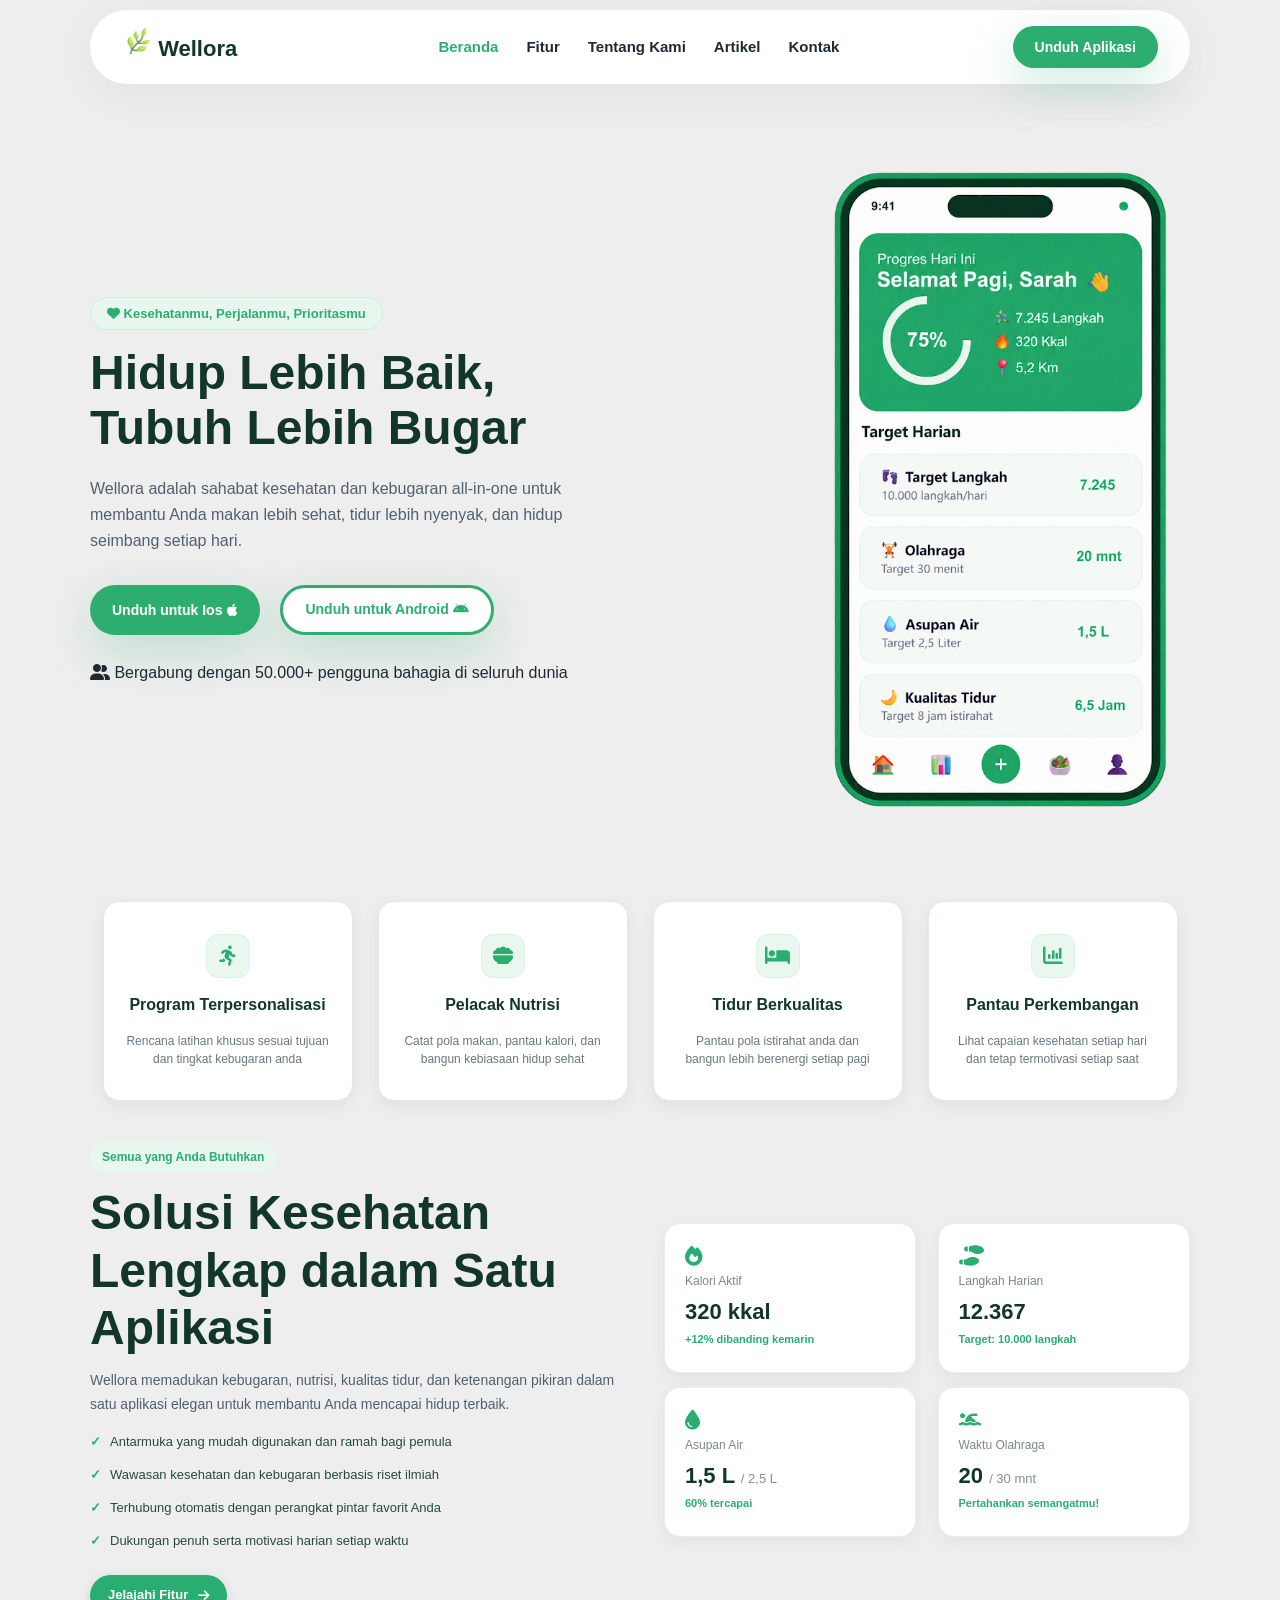
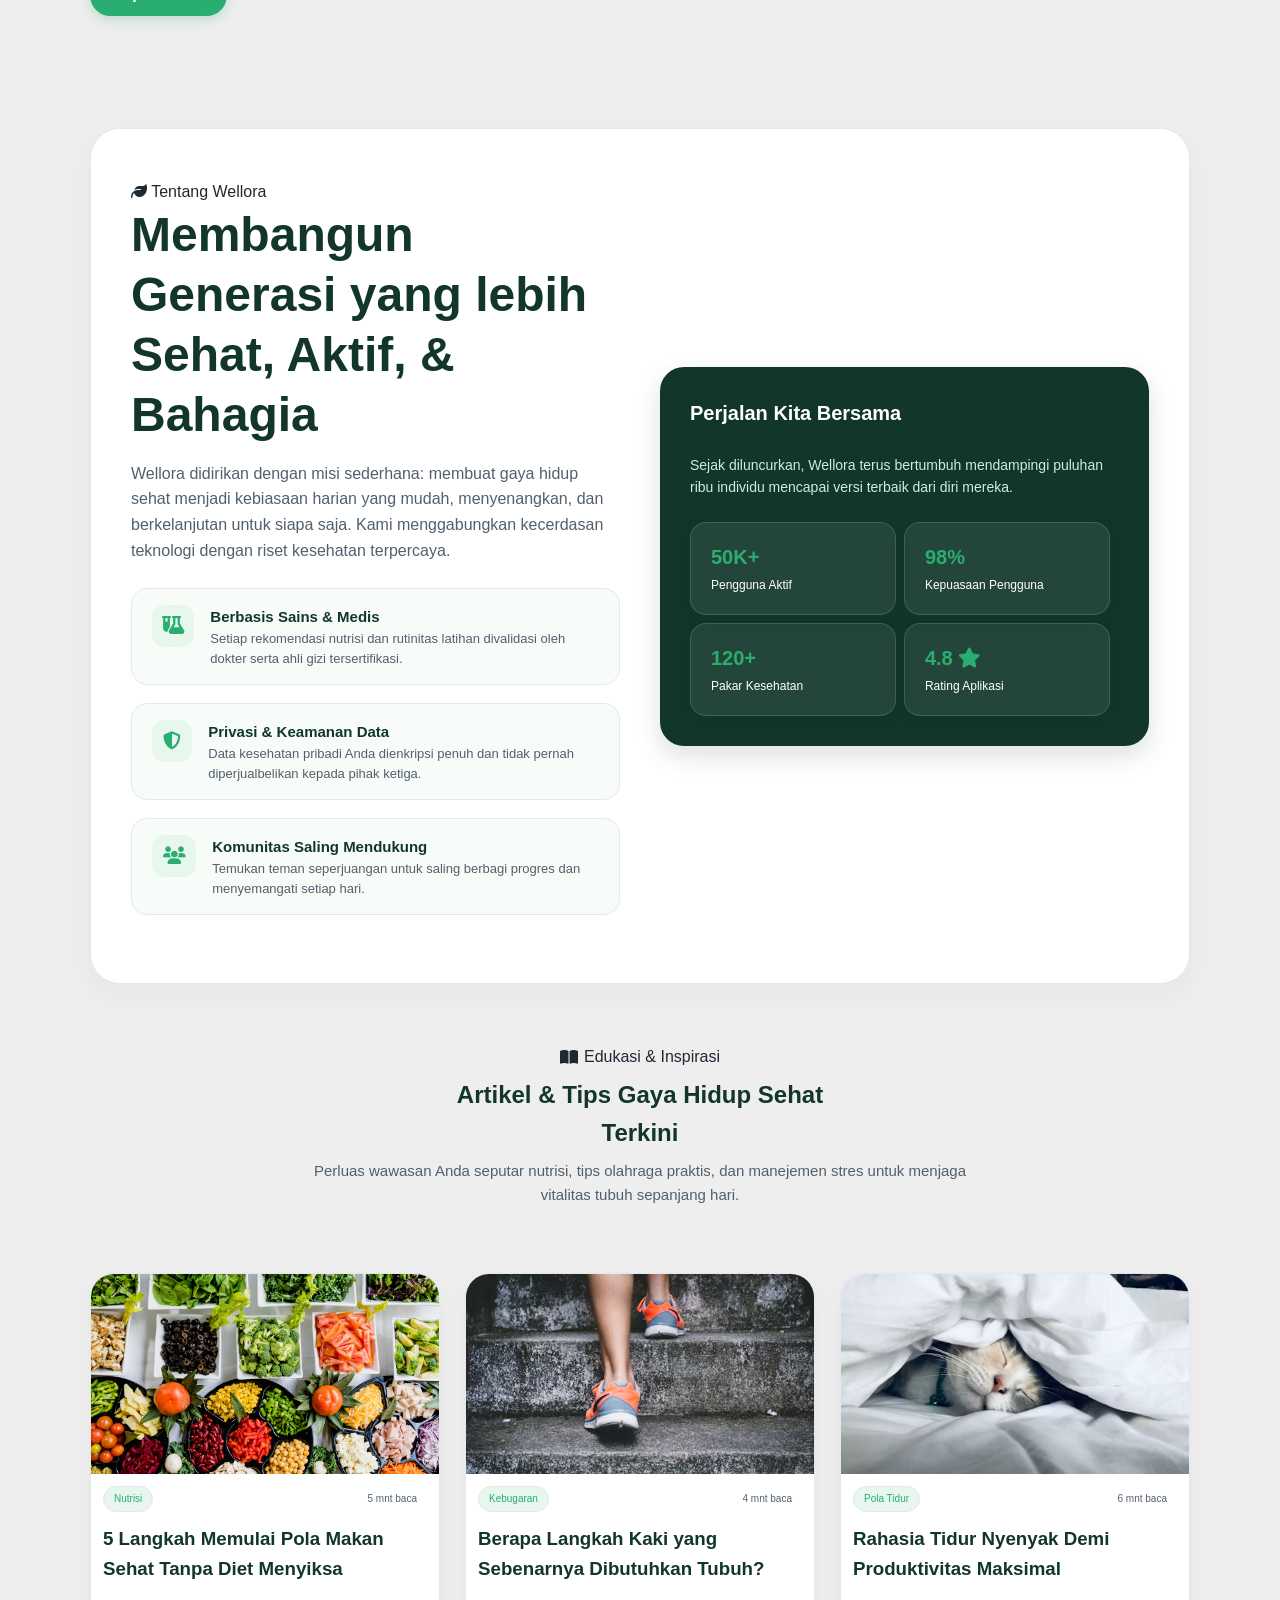
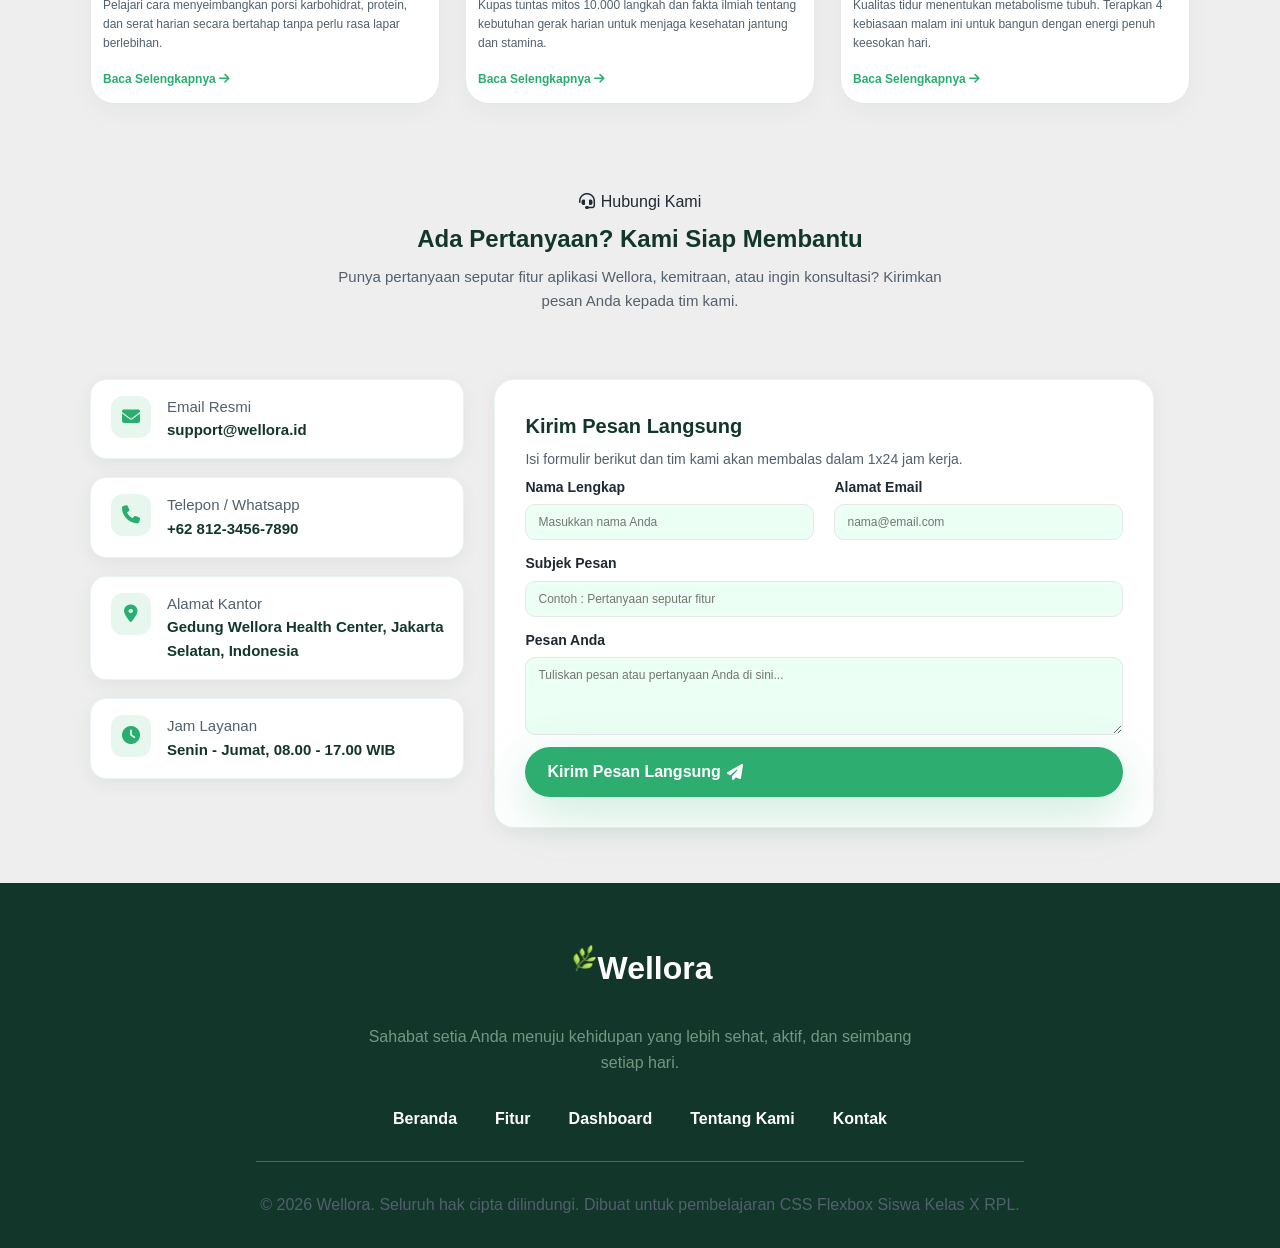
<file: index.html>
<!DOCTYPE html>
<html lang="en">
<head>
    <meta charset="UTF-8">
    <meta name="viewport" content="width=device-width, initial-scale=1.0">
    <title>Wellora</title>
    <link rel="icon" href="asset/logo wellora.png">
    <link rel="stylesheet" href="style.css">
      <link rel="stylesheet" href="https://cdnjs.cloudflare.com/ajax/libs/font-awesome/6.7.2/css/all.min.css" />

</head>
<body>
    <!-- header -->
    <header>
        <!-- logo -->
         <a href="#" class="nav-logo">
            <span class="nav-logo">
                <img src="asset/logo wellora.png" alt="icon wellora" width="30" height="30">
            </span>
            Wellora 

        <!-- menu -->
         <nav class="nav-menu">
            <a href="#" class="nav-item active">Beranda</a>
            <a href="#feature" class="nav-item">Fitur</a>
            <a href="#abouts" class="nav-item">Tentang Kami</a>
            <a href="#" class="nav-item">Artikel</a>
            <a href="#contact" class="nav-item">Kontak</a>
         </nav>

        <!-- tombol -->
         <div class="nav-button">
            <a href="#" class="btn-unduh">Unduh Aplikasi</a>
         </div>
    </header>
    <!-- hero -->
     <section class="hero">
        <div class="text-hero">
            <span class="badge-hero">
                <i class="fa-solid fa-heart"></i>
                Kesehatanmu, Perjalanmu, Prioritasmu
            </span>
            <h1 class="judul-hero">
                Hidup Lebih Baik, <br> Tubuh Lebih Bugar
            </h1>
            <p class="deskripsi-hero">
             Wellora adalah sahabat kesehatan dan kebugaran all-in-one untuk <br> membantu Anda makan lebih sehat, tidur
             lebih nyenyak, dan hidup <br> seimbang setiap hari.
            </p>
            <div class="button-hero">
                <a href="#" class="button-ios">Unduh untuk Ios <i class="fa-brands fa-apple"></i> </a>
                <a href="#" class="button-andro">Unduh untuk Android <i class="fa-brands fa-android"></i></a>
            </div>
            <div class="tagline">
                <i class="fa-solid fa-user-group"></i>
             Bergabung dengan 50.000+ pengguna bahagia di seluruh dunia
            </div>
        </div>
        <div class="gambar-hero">
            <img src="asset/mobile.png" alt="mobile apps" class="gambar">
        </div>
     </section>

     <section class="features" id="feature">
        <div class="featured-grid">
            <div class="feature-card">
                <div class="feature-icon">
                    <i class="fa-solid fa-person-running"></i>
                </div>
                <h3 class="feature-title">Program Terpersonalisasi</h3>
                <p class="feature-desc">Rencana latihan khusus sesuai tujuan <br> dan tingkat kebugaran anda</p>
            </div>
        </div>

        <div class="featured-grid">
            <div class="feature-card">
                <div class="feature-icon">
                    <i class="fa-solid fa-bowl-food"></i>
                </div>
                <h3 class="feature-title">Pelacak Nutrisi</h3>
                <p class="feature-desc">Catat pola makan, pantau kalori, dan <br> bangun kebiasaan hidup sehat</p>
            </div>
        </div>

        <div class="featured-grid">
            <div class="feature-card">
                <div class="feature-icon">
                    <i class="fa-solid fa-bed"></i>
                </div>
                <h3 class="feature-title">Tidur Berkualitas</h3>
                <p class="feature-desc">Pantau pola istirahat anda dan <br> bangun lebih berenergi setiap pagi</p>
            </div>
        </div>

        <div class="featured-grid">
            <div class="feature-card">
                <div class="feature-icon">
                    <i class="fa-solid fa-chart-column"></i>
                </div>
                <h3 class="feature-title">Pantau Perkembangan</h3>
                <p class="feature-desc">Lihat capaian kesehatan setiap hari <br> dan tetap termotivasi setiap saat</p>
            </div>
        </div>
     </section>

     <section class="solusi">
        <div class="solusi-copy">
            <span class="solusi-badge">Semua yang Anda Butuhkan</span>
            <h2>Solusi Kesehatan Lengkap dalam Satu Aplikasi</h2>
            <p class="solusi-desc">Wellora memadukan kebugaran, nutrisi, kualitas tidur, dan ketenangan pikiran dalam satu aplikasi elegan untuk membantu Anda mencapai hidup terbaik.</p>
            <ul class="solusi-list">
                <li>Antarmuka yang mudah digunakan dan ramah bagi pemula</li>
                <li>Wawasan kesehatan dan kebugaran berbasis riset ilmiah</li>
                <li>Terhubung otomatis dengan perangkat pintar favorit Anda</li>
                <li>Dukungan penuh serta motivasi harian setiap waktu</li>
            </ul>
            <a href="#" class="solusi-button">Jelajahi Fitur <i class="fa-solid fa-arrow-right" aria-hidden="true"></i></a>
        </div>
        <div class="solusi-grid">
            <article class="solusi-card">
                <i class="fa-solid fa-fire"></i>
                <span class="stat-label">Kalori Aktif</span>
                <strong>320 kkal</strong>
                <span class="stat-note">+12% dibanding kemarin</span>
            </article>
            <article class="solusi-card">
                <i class="fa-solid fa-shoe-prints stat-icon" aria-hidden="true"></i>
                <span class="stat-label">Langkah Harian</span>
                <strong>12.367</strong>
                <span class="stat-note">Target: 10.000 langkah</span>
            </article>
            <article class="solusi-card">
                <i class="fa-solid fa-droplet stat-icon" aria-hidden="true"></i>
                <span class="stat-label">Asupan Air</span>
                <strong>1,5 L <small>/ 2,5 L</small></strong>
                <span class="stat-note">60% tercapai</span>
            </article>
            <article class="solusi-card">
                <i class="fa-solid fa-person-swimming stat-icon" aria-hidden="true"></i>
                <span class="stat-label">Waktu Olahraga</span>
                <strong>20 <small>/ 30 mnt</small></strong>
                <span class="stat-note">Pertahankan semangatmu!</span>
            </article>
        </div>
     </section>

     <section class="About" id="abouts">
        <div class="about-kiri">
            <span class="about-badge">
                <i class="fa-solid fa-leaf"></i> Tentang Wellora
            </span>
            <h2 class="about-title"> Membangun Generasi yang lebih Sehat, Aktif, & Bahagia</h2>
            <p class="about-desc">
            Wellora didirikan dengan misi sederhana: membuat gaya hidup sehat menjadi kebiasaan harian yang mudah, menyenangkan, dan berkelanjutan untuk siapa saja. Kami menggabungkan kecerdasan teknologi dengan riset kesehatan terpercaya. </p>
            <div class="about-values">
                <div class="value-item">
                    <div class="value-icon">
                        <i class="fa-solid fa-flask-vial"></i>
                    </div>
                    <div class="value-text">
                        <div class="value-title">
                            Berbasis Sains & Medis
                        </div>
                        <div class="value-desc">
                            Setiap rekomendasi nutrisi dan rutinitas latihan divalidasi oleh dokter serta ahli gizi tersertifikasi.
                        </div>
                    </div>
                </div>
                <div class="value-item">
                    <div class="value-icon">
                        <i class="fa-solid fa-shield-halved"></i>
                    </div>
                    <div class="value-text">
                        <div class="value-title">
                            Privasi & Keamanan Data
                        </div>
                        <div class="value-desc">
                            Data kesehatan pribadi Anda dienkripsi penuh dan tidak pernah diperjualbelikan kepada pihak ketiga.
                        </div>
                    </div>
                </div>
                <div class="value-item">
                    <div class="value-icon">
                        <i class="fa-solid fa-users"></i>
                    </div>
                    <div class="value-text">
                        <div class="value-title">
                            Komunitas Saling Mendukung
                        </div>
                        <div class="value-desc">
                            Temukan teman seperjuangan untuk saling berbagi progres dan menyemangati setiap hari.
                        </div>
                    </div>
                </div>
            </div>
        </div>

        <div class="about-kanan">
            <div class="box-kanan">
                <h2 class="title-kanan"> Perjalan Kita Bersama </h2>
                <p class="desc-kanan">
                    Sejak diluncurkan, Wellora terus bertumbuh mendampingi puluhan ribu individu mencapai versi terbaik dari diri mereka.
                </p>
                <div class="card-kanan">
                    <div class="card-item">
                        <h2 class="title-2">
                            50K+
                        </h2>
                        <p class="desc-2">
                            Pengguna Aktif
                        </p>
                    </div>
                    <div class="card-item">
                        <h2 class="title-2">
                            98%
                        </h2>
                        <p class="desc-2">
                            Kepuasaan Pengguna
                        </p>
                    </div>
                    <div class="card-item">
                        <h2 class="title-2">
                            120+
                        </h2>
                        <p class="desc-2">
                            Pakar Kesehatan
                        </p>
                    </div>
                    <div class="card-item">
                        <h2 class="title-2">
                            4.8
                            <i class="fa-solid fa-star"></i>
                        </h2>
                        <p class="desc-2">
                            Rating Aplikasi
                        </p>
                    </div>
                </div>
            </div>
        </div>        
     </section>

     <section class="Artikel">
     <div class="header-kontak">
         <span class="hubungi">
            <i class="fa-solid fa-book-open"></i> Edukasi & Inspirasi
        </span>
        <h2 class="title-kontak">
            Artikel & Tips Gaya Hidup Sehat <br> Terkini
        </h2>
        <p class="desc-kontak">
            Perluas wawasan Anda seputar nutrisi, tips olahraga praktis, dan manejemen stres untuk menjaga <br> vitalitas tubuh sepanjang hari. 
        </p>
     </div>

        <main class="artikel-grid" id="daftar-kartu"></main>

        <template id="template">
            <a class="artikel-card">
                <div class="artikel-img-box">
                    <img src="asset/photo-1498837167922-ddd27525d352.avif" alt="Pola makan sehat Nutrisi" width="600" class="foto">
                </div>
                <div class="artikel-konten">
                    <div class="artikel-meta">
                        <span class="artikel-font"></span>
                        <span class="artikel-waktu-baca"></span>
                    </div>
                    <h3 class="artikel-title"></h3>
                    <p class="artikel-desc"></p>
                    <span class="artikel-link">
                        <span class="artikel-link-text"></span>
                        <i class="fa-solid fa-arrow-right" aria-hidden="true"></i>
                    </span>
                </div>
            </a>
        </template>

     </section>

     <section class="Kontak" id="contact">
     <div class="header-kontak">
         <span class="hubungi">
            <i class="fa-solid fa-headset"></i> Hubungi Kami
        </span>
        <h2 class="title-kontak">
            Ada Pertanyaan? Kami Siap Membantu
        </h2>
        <p class="desc-kontak">
            Punya pertanyaan seputar fitur aplikasi Wellora, kemitraan, atau ingin konsultasi? Kirimkan <br> pesan Anda kepada tim kami.
        </p>
     </div>
        <div class="kontak-container">
        <div class="kontak-value-kiri">
            <div class="kontak-item">
                <span class="kontak-icon">
                    <i class="fa-solid fa-envelope"></i>
                </span>
                <div class="kontak-text">
                    <div class="kontak-title">
                        Email Resmi
                    </div>
                    <div class="kontak-desc">
                        support@wellora.id
                    </div>
                </div>
            </div>
            <div class="kontak-item">
                <span class="kontak-icon">
                    <i class="fa-solid fa-phone"></i>
                </span>
                <div class="kontak-text">
                    <div class="kontak-title">
                        Telepon / Whatsapp
                    </div>
                    <div class="kontak-desc">
                        +62 812-3456-7890
                    </div>
                </div>
            </div>
            <div class="kontak-item">
                <span class="kontak-icon">
                    <i class="fa-solid fa-location-dot"></i>
                </span>
                <div class="kontak-text">
                    <div class="kontak-title">
                        Alamat Kantor
                    </div>
                    <div class="kontak-desc">
                        Gedung Wellora Health Center, Jakarta <br> Selatan, Indonesia
                    </div>
                </div>
            </div>
            <div class="kontak-item">
                <span class="kontak-icon">
                    <i class="fa-solid fa-clock"></i>
                </span>
                <div class="kontak-text">
                    <div class="kontak-title">
                        Jam Layanan
                    </div>
                    <div class="kontak-desc">
                        Senin - Jumat, 08.00 - 17.00 WIB
                    </div>
                </div>
            </div>
        </div>
        <div class="kontak-value-kanan">
            <form class="Kontak-box">
                <h3 class="kirim-formulir">
                    Kirim Pesan Langsung
                </h3>
                <p class="kirim-desc">
                    Isi formulir berikut dan tim kami akan membalas dalam 1x24 jam kerja.
                </p>
                <div class="form-isi">
                    <label class="form-nama">
                        <span class="form-label">
                           Nama Lengkap  
                        </span>
                        <input type="text" name="nama" placeholder="Masukkan nama Anda" class="form-input">
                    </label>
                    <label class="form-email">
                        <span class="form-label">
                            Alamat Email
                        </span>
                        <input type="text" name="email" placeholder="nama@email.com" class="form-input">
                    </label>
                </div>
                <label class="form-subjek">
                    <span class="form-label">
                        Subjek Pesan
                    </span>
                    <input type="text" name="subjek" placeholder="Contoh : Pertanyaan seputar fitur" class="form-input">
                </label>
                <label class="form-pesan">
                    <span class="form-label">
                        Pesan Anda
                    </span>
                    <textarea name="pesan" rows="4" placeholder="Tuliskan pesan atau pertanyaan Anda di sini..." class="form-input"></textarea>
                </label>
                <button type="button" class="kirim-button">
                    Kirim Pesan Langsung <i class="fa-solid fa-paper-plane"></i>
                </button>
            </form>
        </div>
        </div>
     </section>

     <footer>
        <div class="footer-container">
            <div class="footer-logo">
                <img src="asset/logo wellora.png" alt="logo wellora" width="30" height="30">
                Wellora
            </div>
            <div class="footer-desc">
                <p> 
                    Sahabat setia Anda menuju kehidupan yang lebih sehat, aktif, dan seimbang <br> setiap hari.
                </p>
            </div>
            <div class="footer-links">
                <a href="#" class="footer-link">Beranda</a>
                <a href="#" class="footer-link">Fitur</a>
                <a href="#" class="footer-link">Dashboard</a>
                <a href="#" class="footer-link">Tentang Kami</a>
                <a href="#" class="footer-link">Kontak</a>
            </div>
            <hr id="footer-separator">
            <div class="footer-social">
                <p>© 2026 Wellora. Seluruh hak cipta dilindungi. Dibuat untuk pembelajaran CSS Flexbox Siswa Kelas X RPL.</p>
            </div>
        </div>
     </footer>

     <button class="button-back-to-top" id="backtotop" onclick="KeatasHalaman()">
        <i class="fa-solid fa-arrow-up-long"></i>
     </button>

     <script src="script.js"></script>
     <!-- getElementById : mengambil elemen html yang memiliki id backtotop -->
     <script>
        window.addEventListener('scroll', function() {
            const btntop = document.getElementById('backtotop');
            if (window.scrollY > 300){
                btntop.style.display = 'flex';
            }
            else {
                btntop.style.display = 'none';
            }
        });
        function KeatasHalaman(){
            window.scrollTo({
                top : 0, behavior: 'smooth'
            })
        }
     </script>
</body>
</html>
</file>
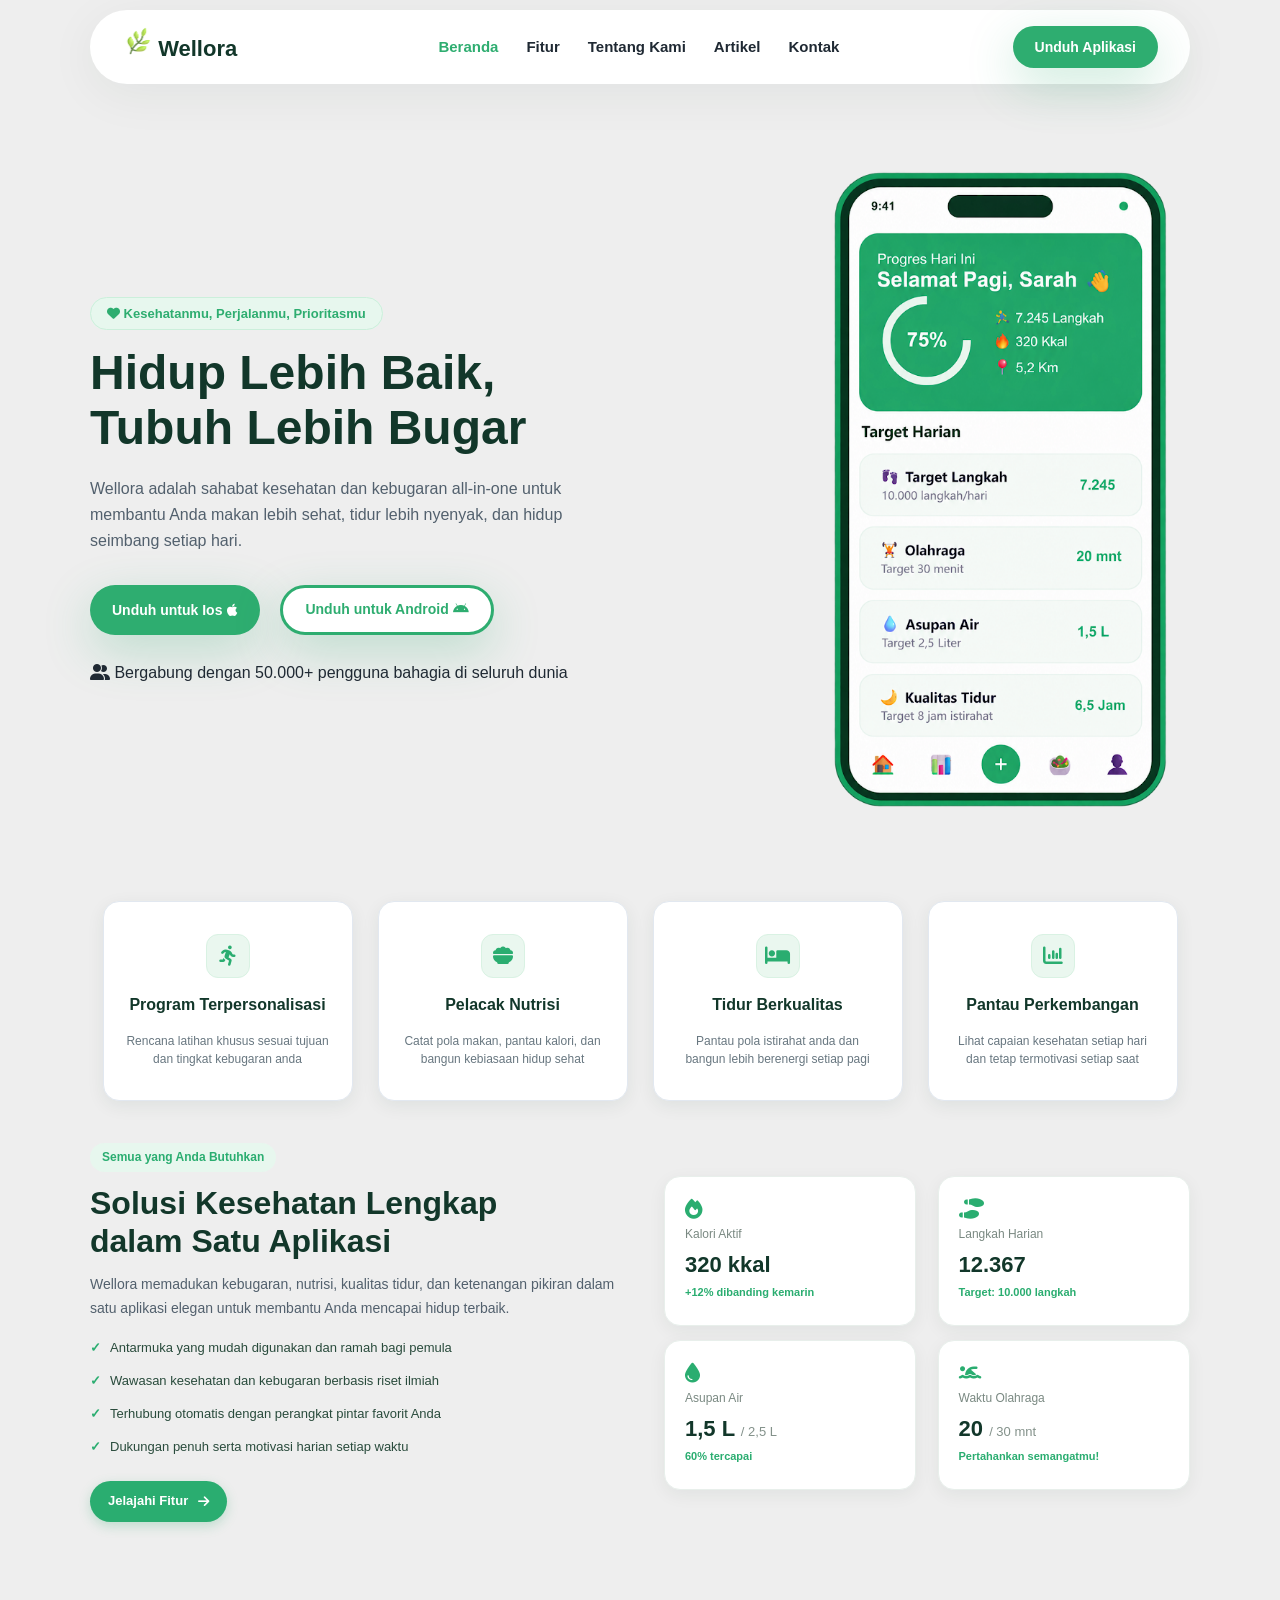
<file: wellora/index.html>
<!DOCTYPE html>
<html lang="en">
<head>
    <meta charset="UTF-8">
    <meta name="viewport" content="width=device-width, initial-scale=1.0">
    <title>Wellora</title>
    <link rel="stylesheet" href="style.css">
      <link rel="stylesheet" href="https://cdnjs.cloudflare.com/ajax/libs/font-awesome/6.7.2/css/all.min.css" />

</head>
<body>
    <!-- header -->
    <header>
        <!-- logo -->
         <a href="#" class="nav-logo">
            <span class="nav-logo">
                <img src="asset/logo wellora.png" alt="icon wellora" width="30" height="30">
            </span>
            Wellora 

        <!-- menu -->
         <nav class="nav-menu">
            <a href="#" class="nav-item active">Beranda</a>
            <a href="#" class="nav-item">Fitur</a>
            <a href="#" class="nav-item">Tentang Kami</a>
            <a href="#" class="nav-item">Artikel</a>
            <a href="#" class="nav-item">Kontak</a>
         </nav>

        <!-- tombol -->
         <div class="nav-button">
            <a href="#" class="btn-unduh">Unduh Aplikasi</a>
         </div>
    </header>
    <!-- hero -->
     <section class="hero">
        <div class="text-hero">
            <span class="badge-hero">
                <i class="fa-solid fa-heart"></i>
                Kesehatanmu, Perjalanmu, Prioritasmu
            </span>
            <h1 class="judul-hero">
                Hidup Lebih Baik, <br> Tubuh Lebih Bugar
            </h1>
            <p class="deskripsi-hero">
             Wellora adalah sahabat kesehatan dan kebugaran all-in-one untuk <br> membantu Anda makan lebih sehat, tidur
             lebih nyenyak, dan hidup <br> seimbang setiap hari.
            </p>
            <div class="button-hero">
                <a href="#" class="button-ios">Unduh untuk Ios <i class="fa-brands fa-apple"></i> </a>
                <a href="#" class="button-andro">Unduh untuk Android <i class="fa-brands fa-android"></i></a>
            </div>
            <div class="tagline">
                <i class="fa-solid fa-user-group"></i>
             Bergabung dengan 50.000+ pengguna bahagia di seluruh dunia
            </div>
        </div>
        <div class="gambar-hero">
            <img src="asset/mobile.png" alt="mobile apps" class="gambar">
        </div>
     </section>

     <section class="features">
        <div class="featured-grid">
            <div class="feature-card">
                <div class="feature-icon">
                    <i class="fa-solid fa-person-running"></i>
                </div>
                <h3 class="feature-title">Program Terpersonalisasi</h3>
                <p class="feature-desc">Rencana latihan khusus sesuai tujuan <br> dan tingkat kebugaran anda</p>
            </div>
        </div>

        <div class="featured-grid">
            <div class="feature-card">
                <div class="feature-icon">
                    <i class="fa-solid fa-bowl-food"></i>
                </div>
                <h3 class="feature-title">Pelacak Nutrisi</h3>
                <p class="feature-desc">Catat pola makan, pantau kalori, dan <br> bangun kebiasaan hidup sehat</p>
            </div>
        </div>

        <div class="featured-grid">
            <div class="feature-card">
                <div class="feature-icon">
                    <i class="fa-solid fa-bed"></i>
                </div>
                <h3 class="feature-title">Tidur Berkualitas</h3>
                <p class="feature-desc">Pantau pola istirahat anda dan <br> bangun lebih berenergi setiap pagi</p>
            </div>
        </div>

        <div class="featured-grid">
            <div class="feature-card">
                <div class="feature-icon">
                    <i class="fa-solid fa-chart-column"></i>
                </div>
                <h3 class="feature-title">Pantau Perkembangan</h3>
                <p class="feature-desc">Lihat capaian kesehatan setiap hari <br> dan tetap termotivasi setiap saat</p>
            </div>
        </div>
     </section>

     <section class="solusi">
        <div class="solusi-copy">
            <span class="solusi-badge">Semua yang Anda Butuhkan</span>
            <h2>Solusi Kesehatan Lengkap dalam Satu Aplikasi</h2>
            <p class="solusi-desc">Wellora memadukan kebugaran, nutrisi, kualitas tidur, dan ketenangan pikiran dalam satu aplikasi elegan untuk membantu Anda mencapai hidup terbaik.</p>
            <ul class="solusi-list">
                <li>Antarmuka yang mudah digunakan dan ramah bagi pemula</li>
                <li>Wawasan kesehatan dan kebugaran berbasis riset ilmiah</li>
                <li>Terhubung otomatis dengan perangkat pintar favorit Anda</li>
                <li>Dukungan penuh serta motivasi harian setiap waktu</li>
            </ul>
            <a href="#" class="solusi-button">Jelajahi Fitur <i class="fa-solid fa-arrow-right" aria-hidden="true"></i></a>
        </div>
        <div class="solusi-grid">
            <article class="solusi-card">
                <i class="fa-solid fa-fire"></i>
                <span class="stat-label">Kalori Aktif</span>
                <strong>320 kkal</strong>
                <span class="stat-note">+12% dibanding kemarin</span>
            </article>
            <article class="solusi-card">
                <i class="fa-solid fa-shoe-prints stat-icon" aria-hidden="true"></i>
                <span class="stat-label">Langkah Harian</span>
                <strong>12.367</strong>
                <span class="stat-note">Target: 10.000 langkah</span>
            </article>
            <article class="solusi-card">
                <i class="fa-solid fa-droplet stat-icon" aria-hidden="true"></i>
                <span class="stat-label">Asupan Air</span>
                <strong>1,5 L <small>/ 2,5 L</small></strong>
                <span class="stat-note">60% tercapai</span>
            </article>
            <article class="solusi-card">
                <i class="fa-solid fa-person-swimming stat-icon" aria-hidden="true"></i>
                <span class="stat-label">Waktu Olahraga</span>
                <strong>20 <small>/ 30 mnt</small></strong>
                <span class="stat-note">Pertahankan semangatmu!</span>
            </article>
        </div>
     </section>
     <section class="Tentang Kami">

     </section>
</body>
</html>
</file>
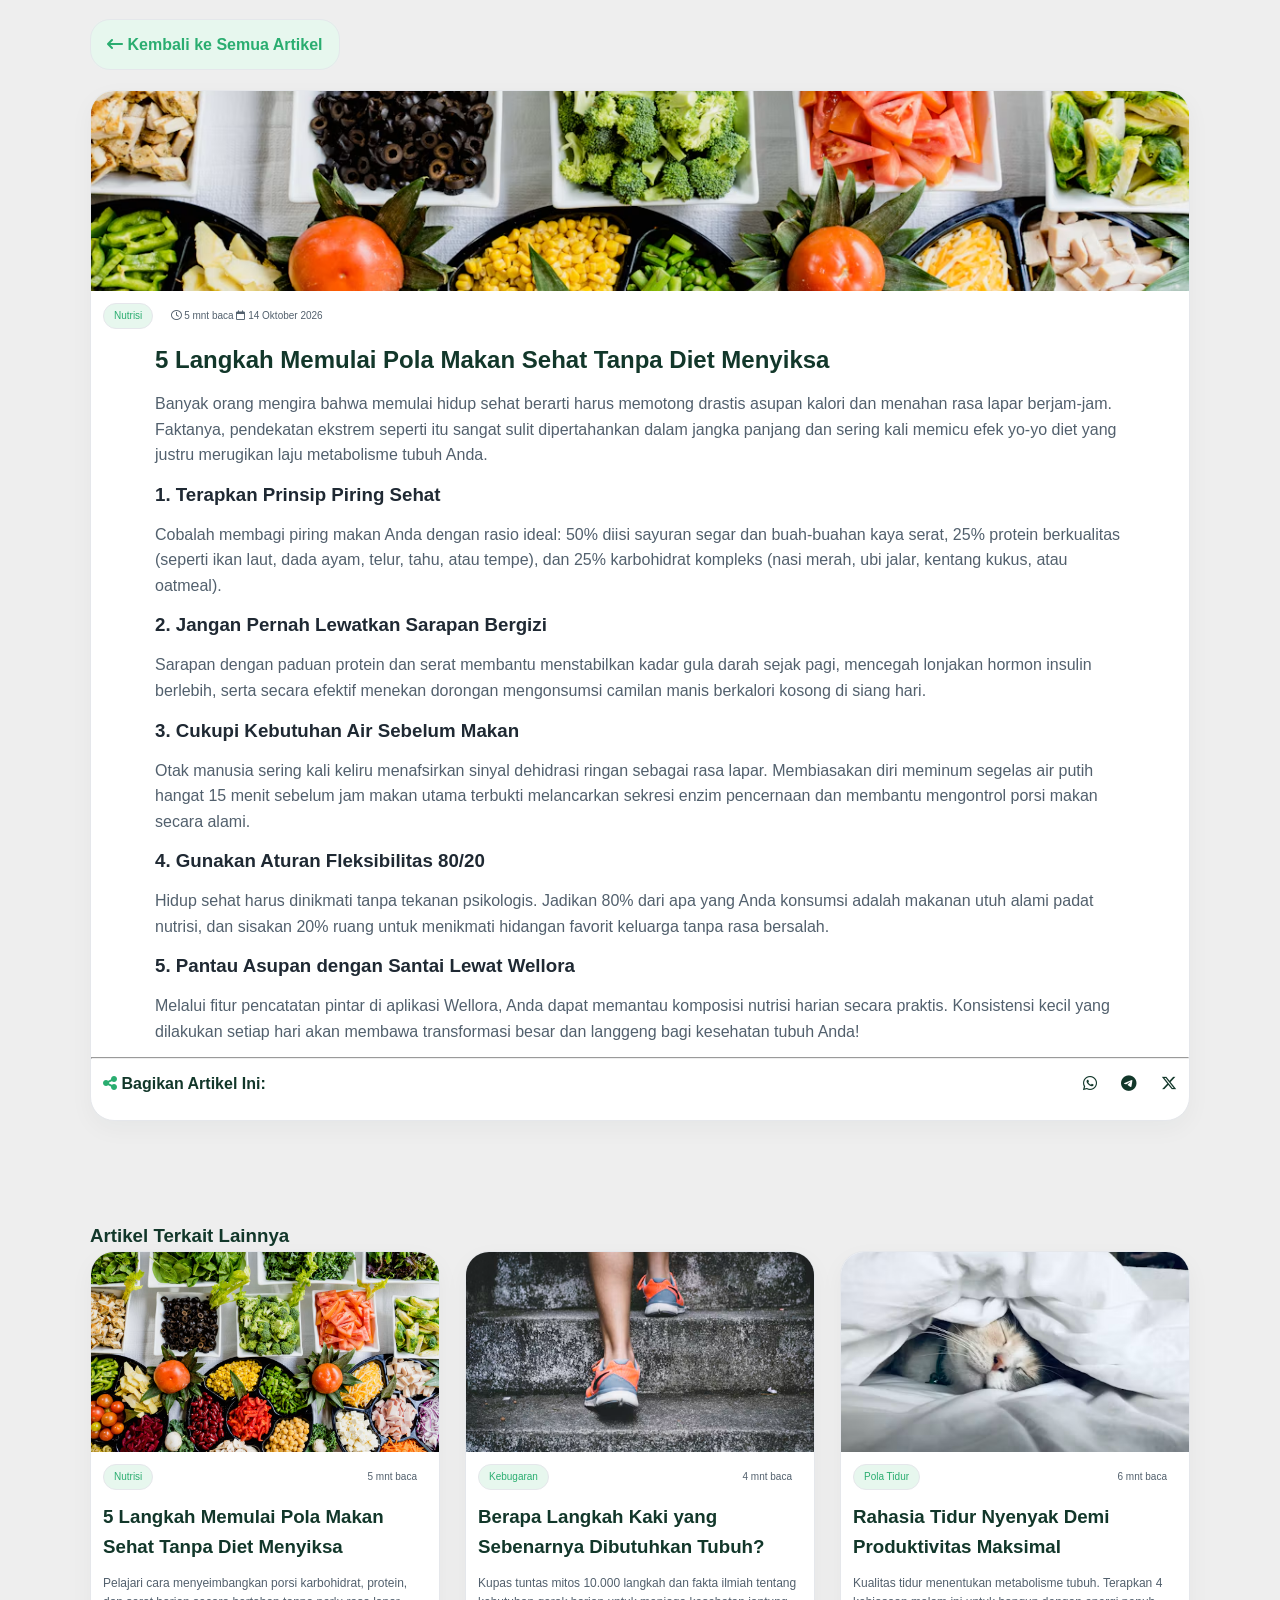
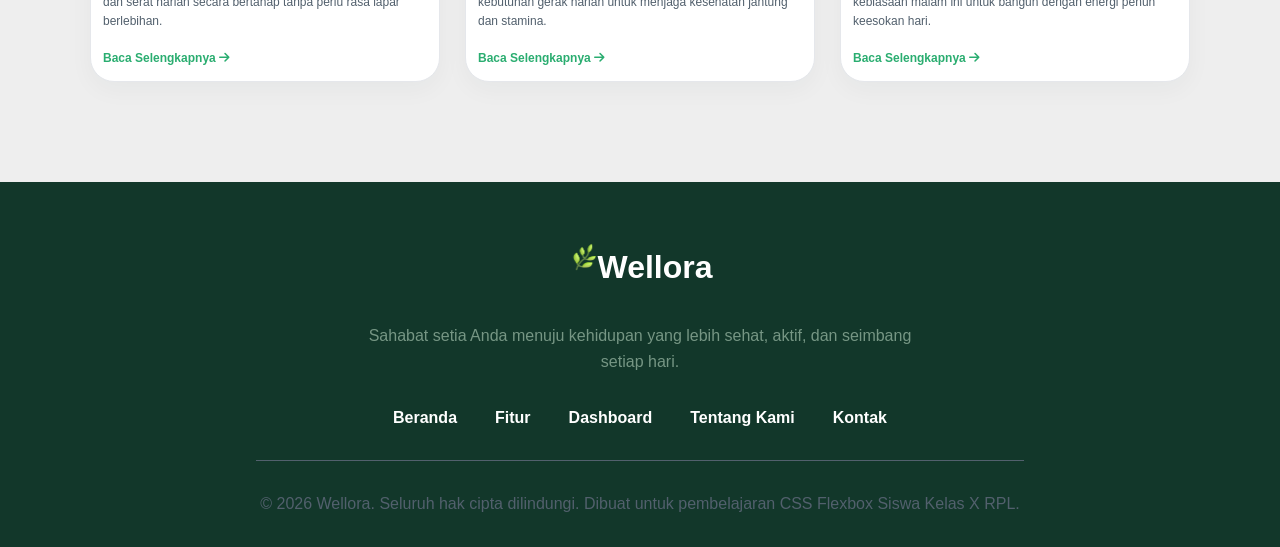
<file: detail-berita.html>
<!DOCTYPE html>
<html lang="en">
<head>
    <meta charset="UTF-8">
    <meta name="viewport" content="width=device-width, initial-scale=1.0">
    <title>Wellora</title>
    <link rel="icon" href="asset/logo wellora.png">
    <link rel="stylesheet" href="style.css">
    <link rel="stylesheet" href="https://cdnjs.cloudflare.com/ajax/libs/font-awesome/6.7.2/css/all.min.css" />
</head>
<body>
    <section class="Kembali">
        <a href="index.html" class="kembali-halaman"><i class="fa-solid fa-arrow-left-long"></i> Kembali ke Semua Artikel </a>
    </section>
    
    <article class="artikel-isi-dalam" id="detail-berita" hidden>
        <div class="artikel-card">
                <div class="artikel-img-box">
                    <img src="asset/photo-1498837167922-ddd27525d352.avif" alt="Pola makan sehat Nutrisi" width="600" class="foto">
                </div>
                <div class="artikel-konten">
                    <div class="artikel-meta1">
                        <span class="artikel-font"></span>
                        <span class="artikel-waktu-baca">
                            <i class="fa-regular fa-clock"></i> <span class="waktu-teks"></span>
                            <i class="fa-regular fa-calendar"></i> <span class="tanggal-teks"></span>
                        </span>
                    </div>
                </div>
                <div class="isi-artikel">
                    <h2 class="berita-title">
                    </h2>
                    <p class="berita-desc">
                    </p>
                    <h3 class="sub-berita">
                    </h3>
                    <p class="berita-desc">
                    </p>
                    <h3 class="sub-berita">
                    </h3>
                    <p class="berita-desc">
                    </p>
                    <h3 class="sub-berita">
                    </h3>
                    <p class="berita-desc">
                    </p>
                    <h3 class="sub-berita"> 
                    </h3>
                    <p class="berita-desc"> 
                    </p>
                    <h3 class="sub-berita"> 
                    </h3>
                    <p class="berita-desc">
                    </p>
                </div>
                <hr>
                <div class="bagikan">
                    <div class="bagikan-form">
                        <span class="bagikan-logo"> 
                        <i class="fa-solid fa-share-nodes"></i> 
                    </span>
                    <span class="bagikan-text">
                        Bagikan Artikel Ini:
                    </span>
                    </div>
                    <div class="bagikan-artikel">
                        <a href="https://api.whatsapp.com/send?text=5 Langkah Memulai Pola Makan Sehat Tanpa Diet Menyiksa - https://wellora.com/detail-berita.html?id=0" target="_blank" class="bagikan-link"><i class="fa-brands fa-whatsapp"></i></a>
                        <a href="https://t.me/share/url?url=https://wellora.com/detail-berita.html?id=0&text=5 Langkah Memulai Pola Makan Sehat Tanpa Diet Menyiksa" target="_blank" class="bagikan-link"><i class="fa-brands fa-telegram"></i></a>
                        <a href="https://twitter.com/intent/tweet?text=5 Langkah Memulai Pola Makan Sehat Tanpa Diet Menyiksa&url=https://wellora.com/detail-berita.html?id=0" target="_blank" class="bagikan-link"><i class="fa-brands fa-x-twitter"></i></a>

                    </div>
                </div>
            </div>
        </div>
        
    </article>

    <div>
            <h3 class="artikel-terkait">
                Artikel Terkait Lainnya
            </h3>
        </div>

    <main class="artikel-grid" id="daftar-kartu"></main>

        <template id="template">
            <a class="artikel-card">
                <div class="artikel-img-box">
                    <img src="asset/photo-1498837167922-ddd27525d352.avif" alt="Pola makan sehat Nutrisi" width="600" class="foto">
                </div>
                <div class="artikel-konten">
                    <div class="artikel-meta">
                        <span class="artikel-font"></span>
                        <span class="artikel-waktu-baca"></span>
                    </div>
                    <h3 class="artikel-title"></h3>
                    <p class="artikel-desc"></p>
                    <span class="artikel-link">
                        <span class="artikel-link-text"></span>
                        <i class="fa-solid fa-arrow-right" aria-hidden="true"></i>
                    </span>
                </div>
            </a>
        </template>

    <footer>
        <div class="footer-container1">
            <div class="footer-logo1">
                <img src="asset/logo wellora.png" alt="logo wellora" width="30" height="30">
                Wellora
            </div>
            <div class="footer-desc1">
                <p> 
                    Sahabat setia Anda menuju kehidupan yang lebih sehat, aktif, dan seimbang <br> setiap hari.
                </p>
            </div>
            <div class="footer-links1">
                <a href="#" class="footer-link1">Beranda</a>
                <a href="#" class="footer-link1">Fitur</a>
                <a href="#" class="footer-link1">Dashboard</a>
                <a href="#" class="footer-link1">Tentang Kami</a>
                <a href="#" class="footer-link1">Kontak</a>
            </div>
            <hr id="footer-separator1">
            <div class="footer-social1">
                <p>© 2026 Wellora. Seluruh hak cipta dilindungi. Dibuat untuk pembelajaran CSS Flexbox Siswa Kelas X RPL.</p>
            </div>
        </div>
     </footer>

     <script src="script.js"></script>
</body>
</html>
</file>
<file: style.css>
:root {
    --warna-text-utama : #12372A;
    --warna-button : #2ead70;
    --warna-desc : #52606d;
    --size-text-desc : 16px;
    --size-judul : 48px;
}

/* reset all */
*{
    box-sizing: border-box;
    margin: 0;
    padding: 0;
}
html {
    scroll-behavior: smooth;
}
section {
    scroll-margin-top: 60px;
}
body{
    font-family: 'Segoe UI', Tahoma, Geneva, Verdana, sans-serif;
    background-color: #eeeeee;
    color: #1f2933;
    line-height: 1.6;
}
/* header dan navbar */
header {
    width: 90%;
    max-width: 1100px;
    background-color: rgb(255, 255, 255);
    border-radius: 40px;
    box-shadow: 0 10px 50px rgba(18, 55, 42, 0.06);
    margin: 10px auto 30px auto;
    display: flex;
    justify-content: space-between;
    padding: 16px 32px;
}
.nav-logo {
    font-size: 22px;
    font-weight: 800;
    color: var(--warna-text-utama);
    text-decoration: none;
}
.nav-menu {
    display: flex;
    align-items: center;
    gap: 28px;
}
.nav-item {
    color: #1f2933;
    text-decoration: none;
    font-weight: 600;
    font-size: 15px;
}
.nav-item:hover, .nav-item.active{
    color: var(--warna-button);
    transition: color 0.2s ease;
}
.btn-unduh {
    background-color: var(--warna-button);
    padding: 10px 22px;
    border-radius: 25px;
    color: white;
    text-decoration: none;
    font-weight: 700;
    font-size: 14px;
    display: flex;
    align-items: center;
    box-shadow: 0 16px 48px rgba(46, 173, 112, 0.25);
}
.btn-unduh:hover {
    background-color: #248c5a;
    transform: translateY(-2px);
    transition: transform 0.2s ease;
}
/* hero section */
.hero,.About {
    width: 90%;
    max-width: 1100px;
    margin: auto;
    display: flex;
    padding: 32px 0px;
    justify-content: space-between;
    align-items: center;
    gap: 40px;
    padding-top: 30px;
    padding-bottom: 60px;
}

.gambar {
    width: 100%;
    max-width: 380px;
    height: auto;
}
.badge-hero {
    background-color: #e7f7ee;
    color: var(--warna-button);
    border-radius: 20px;
    padding: 8px 16px;
    font-weight: 700;
    border: 1px solid #cbefdb;
    font-size: 13px;
}
.judul-hero {
    font-weight: 800;
    font-size: 48px;
    line-height: 1.15;
    color: var(--warna-text-utama);
    margin-bottom: 20px;
    margin-top: 20px;
}
.deskripsi-hero {
    font-size: var(--size-text-desc);
    color: var(--warna-desc);
    line-height: 1.65;
    margin-bottom: 30px;
}
.button-ios {
    background-color: var(--warna-button);
    padding: 10px 22px;
    border-radius: 25px;
    color: white;
    text-decoration: none;
    font-weight: 700;
    font-size: 14px;
    display: flex;
    align-items: center;
    box-shadow: 0 16px 48px rgba(46, 173, 112, 0.25);
    gap: 5px;
}
a.button-ios:hover {
    background-color: #248c5a;
    transform: translateY(-2px);
    transition: transform 0.2s ease;
}
.button-andro {
    background-color: white;
    padding: 10px 22px;
    border-radius: 25px;
    color: var(--warna-button);
    text-decoration: none;
    font-weight: 700;
    font-size: 14px;
    align-items: center;
    box-shadow: 0 16px 48px rgba(46, 173, 112, 0.25);
    border: 3px solid var(--warna-button);
    
}
.button-andro:hover {
    background-color: #dfdfdf;
    transform: translateY(-2px);
    box-shadow: 0 7px 16px rgba(46, 173, 112, 0.2);
    transition: transform 0.2s ease;
}
.button-hero {
    height: 50px;
    display: flex;
    gap: 20px;
}
.tagline {
    margin-top: 25px;
}
.feature-card {
  display: flex;
  flex-direction: column;
  align-items: center;
  justify-content: center;
  width: 250px;
  height: 200px;
  padding: 20px 16px;
  background-color: #ffffff;
  border: 1px solid #e2e8f0;
  border-radius: 16px;
  box-shadow: 0 5px 18px rgba(18, 55, 42, 0.07);
  gap: 16px;
  color: var(--warna-text-utama);
  text-align: center;
  transition: transform 0.2s ease;
}
.features {
    display: flex;
    justify-content: center;
    gap: 25px;
}
.feature-card:hover {
    background-color: #ffffff;
    transform: translateY(-4px);
    box-shadow: 0 10px 24px rgba(18, 55, 42, 0.12);
}
.feature-title {
    font-size: 16px;
    line-height: 1.35;
}
.feature-desc {
    color: #687780;
    font-size: 12px;
    line-height: 1.5;
}
.feature-icon {
    display: grid;
    place-items: center;
    width: 44px;
    height: 44px;
    border: 1px solid #d9f2e3;
    border-radius: 12px;
    color: #2aad70;
    font-size: 20px;
    background-color: #eaf7ef;
    display: flex;
    justify-content: center;
}
.solusi {
    display: flex;
    justify-content: space-between;
    align-items: center;
    gap: 48px;
    width: 90%;
    max-width: 1100px;
    margin: 0 auto 70px;
    padding: 42px 0;
}

.solusi-copy {
    width: 48%;
}

.solusi-badge {
    display: inline-block;
    margin-bottom: 12px;
    padding: 5px 12px;
    border-radius: 20px;
    background: #e7f7ee;
    color: #2aad70;
    font-size: 12px;
    font-weight: 700;
}

.solusi-copy h2 {
    max-width: 480px;
    margin-bottom: 12px;
    color: var(--warna-text-utama);
    font-size: var(--size-judul);
    line-height: 1.2;
}

.solusi-desc {
    margin-bottom: var(--size-text-desc);
    color: var(--warna-desc);
    font-size: 14px;
    line-height: 1.7;
}

.solusi-list {
    display: flex;
    flex-direction: column;
    gap: 12px;
    margin-bottom: 24px;
    padding: 0;
    color: #294b3c;
    font-size: 13px;
    list-style: none;
}

.solusi-list li::before {
    content: "✓";
    margin-right: 9px;
    color: #2aad70;
    font-weight: 800;
}

.solusi-button {
    display: inline-flex;
    align-items: center;
    gap: 10px;
    padding: 10px 18px;
    border-radius: 24px;
    background: #2aad70;
    box-shadow: 0 4px 12px rgba(46, 173, 112, 0.25);
    color: #fff;
    font-size: 13px;
    font-weight: 700;
    text-decoration: none;
    transition: background-color 0.2s ease, transform 0.2s ease;
}

.solusi-button:hover {
    transform: translateY(-2px);
    background: #248c5a;
}

.solusi-grid {
    display: flex;
    flex-wrap: wrap;
    justify-content: space-between;
    gap: 14px;
    width: 48%;
}

.solusi-card {
    display: flex;
    min-height: 150px;
    flex-direction: column;
    align-items: flex-start;
    justify-content: center;
    gap: 6px;
    padding: 20px;
    border: 1px solid #e8efeb;
    border-radius: 16px;
    background: #fff;
    box-shadow: 0 5px 18px rgba(18, 55, 42, 0.06);
    width: 48%;
    color: #7a8982;
    font-size: 12px;
    transition: transform 0.2s ease;
}

.solusi-card i {
    color: #2aad70;
    font-size: 20px;
}

.solusi-card strong {
    color: var(--warna-text-utama);
    font-size: 22px;
    line-height: 1.25;
}

.solusi-card strong small {
    color: #83918a;
    font-size: 13px;
    font-weight: 500;
}

.solusi-card strong + span {
    color: #2aad70;
    font-size: 11px;
    font-weight: 600;
}
.solusi-card:hover {
    background-color: #ffffff;
    transform: translateY(-4px);
    box-shadow: 0 10px 24px rgba(18, 55, 42, 0.12);
}
.About {
    background-color: white;
    border-radius: 30px;
    box-shadow: 0 10px 30px rgba(18, 55, 42, 0.04);
    border: 1px solid #e5e9e8;
    padding: 50px 40px;
}
.about-kiri,.about-kanan {
    display: flex;
    flex: 1;
    flex-direction: column;
}
.about-title {
    font-size: var(--size-judul);
    color: var(--warna-text-utama);
    font-weight: 800;
    line-height: 1.25;
    margin-bottom: 16px;
}
.about-desc {
    font-size: var(--size-text-desc);
    color: var(--warna-desc);
    line-height: 1.6;
    margin-bottom: 25px;
}
.value-item {
    display: flex;
    gap: 16px;
    background-color: #f8fcf9;
    padding: 16px 20px;
    border-radius: 16px;
    border: 1px solid #e5e9e8;
    margin-bottom: 18px;
}
.value-icon {
    border-radius: 12px;
    font-size: 18px;
    color: #2aad70;
    background-color: #e7f7ee;
    width: 60px;
    height: 42px;
    display: flex;
    align-items: center;
    justify-content: center;
}
.value-title {
    font-weight: 700;
    font-size: 15px;
    color: var(--warna-text-utama);
}
.value-desc {
    font-size: 13px;
    color: var(--warna-desc);
    line-height: 1.5;
}
.box-kanan {
    background-color: var(--warna-text-utama);
    color: white;
    padding: 30px;
    border-radius: 24px;
    box-shadow: 0 10px 25px rgba(18, 55, 42, 0.15);
}
.title-kanan {
    font-size: 20px;
    font-weight: 800;
    color: white;
    margin-bottom: 25px;
}
.desc-kanan {
    font-size: 14px;
    color: #cbefdb;
}
.card-kanan {
    flex-wrap: wrap;
    display: flex;
    gap: 8px;
    margin-top: 24px;
    
}
.card-item {
    display: flex;
    flex-direction: column;
    align-items: flex-start;
    justify-content: center;
    gap: 6px;
    padding: 20px;
    border: 1px solid rgba(255, 255, 255, 0.14);
    border-radius: 16px;
    background: rgba(255, 255, 255, 0.08);
    box-shadow: 0 5px 18px rgba(18, 55, 42, 0.06);
    width: 48%;
    color: #7a8982;
    font-size: 12px;
    line-height: 1.4;
    transition: transform 0.2s ease;
}
.title-2 {
    color: #2aad70;
    font-size: 20px;
    font-weight: 800;
}
.desc-2 {
    color: white;
}
.card-item:hover {
    background-color: rgba(255, 255, 255, 0.14);
    transform: translateY(-4px);
    box-shadow: 0 10px 24px rgba(18, 55, 42, 0.12);
}

.header-kontak {
    padding: 60px 20px;
}
.hubungi {
    display: flex;
    align-items: center;
    justify-content: center;
    line-height: 1.6;
    margin-bottom: 6px;
    gap: 6px;
}
.title-kontak {
    font-weight: 800;
    color: var(--warna-text-utama);
    display: flex;
    align-items: center;
    justify-content: center;
    line-height: 1.6;
    margin-bottom: 6px;
    text-align: center;
}
.desc-kontak {
    font-size: 15px;
    color: var(--warna-desc);
    line-height: 1.6;
    margin-bottom: 6px;
    display: flex;
    align-items: center;
    justify-content: center;
    text-align: center;
}
.kontak-item {
    display: flex;
    gap: 16px;
    background-color: white;
    padding: 16px 20px;
    margin-bottom: 18px;
    border: 1px solid #e8f5ed;
    border-radius: 16px;
    box-shadow: 0 5px 18px rgba(18, 55, 42, 0.06);
    transition: transform 0.2s ease;
}
.kontak-item:hover {
    background-color: #ffffff;
    transform: translateY(-4px);
    box-shadow: 0 10px 24px rgba(18, 55, 42, 0.12);
}
.kontak-icon {
    border-radius: 12px;
    font-size: 18px;
    color: #2aad70;
    background-color: #e7f7ee;
    width: 40px;
    height: 42px;
    display: flex;
    align-items: center;
    justify-content: center;
}
.kontak-title {
    font-size: 15px;
    color: var(--warna-desc);
    line-height: 1.5;
}
.kontak-desc {
    font-weight: 700;
    font-size: 15px;
    color: var(--warna-text-utama);
} 
.Kontak-box {
    display: flex;
    flex-direction: column;
}
.Kontak {
    width: 90%;
    max-width: 1100px;
    margin: 0 auto;
    padding: 25px 0 55px;
}
.kontak-value-kanan {
    width: 60%;
    padding: 30px;
    background-color: white;
    border-radius: 20px;
    box-shadow: 0 4px 20px rgba(18, 55, 42, 0.06);
    border: 1px solid #e8f5ed;
    display: flex;
    flex-direction: column;
}
.kirim-formulir {
    font-size: 20px;
    font-weight: 800;
    color: var(--warna-text-utama);
    margin-bottom: 6px;
}
.kirim-desc {
    font-size: 14px;
    color: var(--warna-desc);
    margin-bottom: 6px;
}
.form-isi {
    display: flex;
    gap: 20px;
    margin-bottom: 12px;
}
.form-nama, .form-email {
    flex: 1;
    display: flex;
    flex-direction: column;
}
.form-subjek, .form-pesan {
    display: flex;
    flex-direction: column;
    margin-bottom: 12px;
}
.form-label {
    font-size: 14px;
    color: var(--warna-utama);
    font-weight: 600;
    margin-bottom: 6px;
}
.form-input {
    padding: 10px 12px;
    border-radius: 10px;
    border: 1px solid #e5e7eb;
    font-size: 12px;
}
.kirim-button {
    background-color: var(--warna-button);
    padding: 16px 22px;
    border-radius: 25px;
    color: white;
    text-decoration: none;
    font-weight: 700;
    font-size: 16px;
    display: flex;
    align-items: center;
    box-shadow: 0 16px 48px rgba(46, 173, 112, 0.25);
    border: none;
    cursor: pointer;
    gap: 6px;
}
.kontak-container {
    display: flex;
    gap: 30px;
    align-items: flex-start;
}
.footer-container {
    background-color: var(--warna-text-utama);
}
.footer-logo {
    font-size: 32px;
    font-weight: 800;
    color: white;
    text-decoration: none;
    display: flex;
    text-align: center;
    justify-content: center;
    padding-top: 60px;
}
.footer-desc {
    color: #769684;
    margin-top: 30px;
    text-align: center;
}
.footer-links {
    display: flex;
    justify-content: center;
    gap: 38px;
    padding-top: 30px;
    padding-bottom: 30px;
}
.footer-link {
    color: white;
    text-decoration: none;
    font-weight: 600;
}
.footer-social {
    display: flex;
    justify-content: center;
    color: var(--warna-desc);
    padding-top: 30px;
    padding-bottom: 30px;
}
#footer-separator {
    height: 1px;
    background-color: var(--warna-desc);
    margin: 0 auto;
    width: 60%;
    border: none;
}
.button-back-to-top {
    position: fixed;
    bottom: 30px;
    right: 30px;
    width: 48px;
    height: 48px;
    background-color: var(--warna-button);
    color: white;
    border: none;
    border-radius: 50%;
    align-items: center;
    justify-content: center;
    font-size: 18px;
    cursor: pointer;
    box-shadow: 0 6px 18px rgba(46, 173, 112, 0.4);
    z-index: 999;
    transition: all 0.2s ease;
    display: none;

}
.button-back-to-top:hover {
    background-color: var(--warna-text-utama);
    transform: translateY(-3px);
}
.artikel-grid {
    display: grid;
    grid-template-columns: repeat(3, 1fr);
    width: 100%;
    gap: 25px;
    width: 90%;
    max-width: 1100px;
    align-items: center;
    margin: auto;
}
.artikel-card {
    background-color: white;
    border-radius: 24px;
    border: 1px solid #e5e7eb;
    box-shadow: 0 8px 24px rgba(18, 55, 42, 0.04);
    transition: transform 0.2s ease, box-shadow 0.2s ease;
    overflow: hidden;
    padding-bottom: 12px;
}
.artikel-card:hover {
    transform: translateY(-5px);
    box-shadow: 0 14px 30px rgba(18, 55, 42, 0.08);
}
.artikel-img-box {
    width: 100%;
    height: 200px;
    transition: transform 0.3s ease;
    overflow: hidden;
    margin-bottom: 12px;
}
.foto {
    object-fit: cover;
    width: 100%;
    height: 100%;
}
.artikel-img-box:hover {
    transform: scale(1.06);
}
.artikel-font {
    border-radius: 20px;
    background-color: #e7f7ee;
    color: #2aad70;
    padding: 4px 10px;
    border: 1px solid #e5e7eb;
    font-size: 10px;
}
.artikel-waktu-baca {
    color: var(--warna-desc);
    font-size: 10px;
    padding: 4px 10px;
    border-radius: 20px;
}
.artikel-meta {
    display: flex;
    width: 100%;
    align-items: center;
    justify-content: space-between;
    gap: 8px;
    margin-bottom: 12px;
    padding: 0 12px;
}
.artikel-title {
    color: #12372A;
    margin-bottom: 12px;
    padding: 0 12px;
    font-weight: 750;
}
.artikel-desc {
    color: var(--warna-desc);
    font-size: 12px;
    padding: 0 12px;
    margin-bottom: 12px;
}
.artikel-link {
    font-weight: 700;
    font-size: 12px;
    text-decoration: none;
    color: #2aad70;
    padding: 0 12px;
    margin-bottom: 12px;
} 
.artikel-link:hover {
    color: #248c5a;
}
.artikel-isi-dalam {
    width: 90%;
    max-width: 1100px;
    margin: auto;
    margin-bottom: 100px;
}
.Kembali {
    width: 90%;
    max-width: 1100px;
    margin: auto;
    padding: 32px 0;
}
.kembali-halaman {
    border-radius: 20px;
    background-color: #e7f7ee;
    color: #2aad70;
    padding: 16px 16px;
    border: 1px solid #e5e7eb;
    font-size: 16px;
    text-decoration: none;
    font-weight: 700;
}
.kembali-halaman:hover {
    color: #248c5a;
}
.isi-artikel {
    padding: 0 64px;
    margin-bottom: 12px;
}
.berita-title {
    color: var(--warna-text-utama);
    margin-bottom: 12px;
    font-weight: 800;
}
.berita-desc {
    margin-bottom: 12px;
    color: var(--warna-desc);
    font-size: var(--size-text-desc);
}
.sub-berita {
    margin-bottom: 12px;
    font-weight: 800;
}
.bagikan-form {
    gap: 12px;
}
.bagikan {
    display: flex;
    width: 100%;
    align-items: center;
    justify-content: space-between;
    gap: 8px;
    margin-bottom: 12px;
    padding: 0 12px;
    margin-top: 12px;
}
.bagikan-artikel {
    display: flex;
    gap: 24px;
    
}
.bagikan-link {
    color: #12372A;
    text-decoration: none;
    font-weight: 600;
}
.bagikan-text {
    color: var(--warna-text-utama);
    font-weight: 600;
}
.bagikan-logo {
    color: #2aad70;
}
.artikel-platform {
    border-radius: 20px;
    background-color: #e7f7ee;
    color: #2aad70;
    padding: 4px 10px;
    border: 1px solid #e5e7eb;
    font-size: 10px;
}
.artikel-terkait {
    color: var(--warna-text-utama);
    font-weight: 800;
    margin-bottom: 12px;
    width: 90%;
    max-width: 1100px;
    margin: 0 auto;
}

.footer-container1 {
    background-color: var(--warna-text-utama);
    margin-top: 100px;
}
.footer-logo1 {
    font-size: 32px;
    font-weight: 800;
    color: white;
    text-decoration: none;
    display: flex;
    text-align: center;
    justify-content: center;
    padding-top: 60px;
}
.footer-desc1 {
    color: #769684;
    margin-top: 30px;
    text-align: center;
}
.footer-links1 {
    display: flex;
    justify-content: center;
    gap: 38px;
    padding-top: 30px;
    padding-bottom: 30px;
}
.footer-link1 {
    color: white;
    text-decoration: none;
    font-weight: 600;
}
.footer-social1 {
    display: flex;
    justify-content: center;
    color: var(--warna-desc);
    padding-top: 30px;
    padding-bottom: 30px;
}
#footer-separator1 {
    height: 1px;
    background-color: var(--warna-desc);
    margin: 0 auto;
    width: 60%;
    border: none;
}
.artikel-meta1 {
    display: flex;
    width: 100%;
    align-items: center;
    gap: 8px;
    margin-bottom: 12px;
    padding: 0 12px;
}
a {
    text-decoration: none;
}
textarea {
    font-family: 'Segoe UI', Tahoma, Geneva, Verdana, sans-serif;
    background-color: #ebfff4;
}
input {
    border-color: #2aad70;
    background-color: #ebfff4;
}
</file>
<file: wellora/style.css>
/* reset all */
*{
    box-sizing: border-box;
    margin: 0;
    padding: 0;
}
body{
    font-family: 'Segoe UI', Tahoma, Geneva, Verdana, sans-serif;
    background-color: #eeeeee;
    color: #1f2933;
    line-height: 1.6;
}
/* header dan navbar */
header {
    width: 90%;
    max-width: 1100px;
    background-color: rgb(255, 255, 255);
    border-radius: 40px;
    box-shadow: 0 10px 50px rgba(18, 55, 42, 0.06);
    margin: 10px auto 30px auto;
    display: flex;
    justify-content: space-between;
    padding: 16px 32px;
}
.nav-logo {
    font-size: 22px;
    font-weight: 800;
    color: #12372A;
    text-decoration: none;
}
.nav-menu {
    display: flex;
    align-items: center;
    gap: 28px;
}
.nav-item {
    color: #1f2933;
    text-decoration: none;
    font-weight: 600;
    font-size: 15px;
}
.nav-item:hover, .nav-item.active{
    color: #2ead70;
    transition: color 0.2s ease;
}
.btn-unduh {
    background-color: #2ead70;
    padding: 10px 22px;
    border-radius: 25px;
    color: white;
    text-decoration: none;
    font-weight: 700;
    font-size: 14px;
    display: flex;
    align-items: center;
    box-shadow: 0 16px 48px rgba(46, 173, 112, 0.25);
}
.btn-unduh:hover {
    background-color: #248c5a;
    transform: translateY(-2px);
    transition: transform 0.2s ease;
}
/* hero section */
.hero {
    width: 90%;
    max-width: 1100px;
    margin: auto;
    display: flex;
    padding: 32px 0px;
    justify-content: space-between;
    align-items: center;
    gap: 40px;
    padding-top: 30px;
    padding-bottom: 60px;
}

.gambar {
    width: 100%;
    max-width: 380px;
    height: auto;
}
.badge-hero {
    background-color: #e7f7ee;
    color: #2ead70;
    border-radius: 20px;
    padding: 8px 16px;
    font-weight: 700;
    border: 1px solid #cbefdb;
    font-size: 13px;
}
.judul-hero {
    font-weight: 800;
    font-size: 48px;
    line-height: 1.15;
    color: #12372A;
    margin-bottom: 20px;
    margin-top: 20px;
}
.deskripsi-hero {
    font-size: 16px;
    color: #52606d;
    line-height: 1.65;
    margin-bottom: 30px;
}
.button-ios {
    background-color: #2ead70;
    padding: 10px 22px;
    border-radius: 25px;
    color: white;
    text-decoration: none;
    font-weight: 700;
    font-size: 14px;
    display: flex;
    align-items: center;
    box-shadow: 0 16px 48px rgba(46, 173, 112, 0.25);
    gap: 5px;
}
a.button-ios:hover {
    background-color: #248c5a;
    transform: translateY(-2px);
    transition: transform 0.2s ease;
}
.button-andro {
    background-color: white;
    padding: 10px 22px;
    border-radius: 25px;
    color: #2ead70;
    text-decoration: none;
    font-weight: 700;
    font-size: 14px;
    align-items: center;
    box-shadow: 0 16px 48px rgba(46, 173, 112, 0.25);
    border: 3px solid #2ead70;
    
}
.button-andro:hover {
    background-color: #dfdfdf;
    transform: translateY(-2px);
    box-shadow: 0 7px 16px rgba(46, 173, 112, 0.2);
    transition: transform 0.2s ease;
}
.button-hero {
    height: 50px;
    display: flex;
    gap: 20px;
}
.tagline {
    margin-top: 25px;
}
.feature-card {
  display: flex;
  flex-direction: column;
  align-items: center;
  justify-content: center;
  width: 250px;
  height: 200px;
  padding: 20px 16px;
  background-color: #ffffff;
  border: 1px solid #e2e8f0;
  border-radius: 16px;
  box-shadow: 0 5px 18px rgba(18, 55, 42, 0.07);
  gap: 16px;
  color: #12372a;
  text-align: center;
  transition: transform 0.2s ease;
}
.features {
    display: flex;
    justify-content: center;
    gap: 25px;
}
.feature-card:hover {
    background-color: #ffffff;
    transform: translateY(-4px);
    box-shadow: 0 10px 24px rgba(18, 55, 42, 0.12);
}
.feature-title {
    font-size: 16px;
    line-height: 1.35;
}
.feature-desc {
    color: #687780;
    font-size: 12px;
    line-height: 1.5;
}
.feature-icon {
    display: grid;
    place-items: center;
    width: 44px;
    height: 44px;
    border: 1px solid #d9f2e3;
    border-radius: 12px;
    color: #2aad70;
    font-size: 20px;
    background-color: #eaf7ef;
    display: flex;
    justify-content: center;
}
.solusi {
    display: flex;
    justify-content: space-between;
    align-items: center;
    gap: 48px;
    width: 90%;
    max-width: 1100px;
    margin: 0 auto 70px;
    padding: 42px 0;
}

.solusi-copy {
    width: 48%;
}

.solusi-badge {
    display: inline-block;
    margin-bottom: 12px;
    padding: 5px 12px;
    border-radius: 20px;
    background: #e7f7ee;
    color: #2aad70;
    font-size: 12px;
    font-weight: 700;
}

.solusi-copy h2 {
    max-width: 480px;
    margin-bottom: 12px;
    color: #12372a;
    font-size: 32px;
    line-height: 1.2;
}

.solusi-desc {
    margin-bottom: 18px;
    color: #52606d;
    font-size: 14px;
    line-height: 1.7;
}

.solusi-list {
    display: flex;
    flex-direction: column;
    gap: 12px;
    margin-bottom: 24px;
    padding: 0;
    color: #294b3c;
    font-size: 13px;
    list-style: none;
}

.solusi-list li::before {
    content: "✓";
    margin-right: 9px;
    color: #2aad70;
    font-weight: 800;
}

.solusi-button {
    display: inline-flex;
    align-items: center;
    gap: 10px;
    padding: 10px 18px;
    border-radius: 24px;
    background: #2aad70;
    box-shadow: 0 4px 12px rgba(46, 173, 112, 0.25);
    color: #fff;
    font-size: 13px;
    font-weight: 700;
    text-decoration: none;
    transition: background-color 0.2s ease, transform 0.2s ease;
}

.solusi-button:hover {
    transform: translateY(-2px);
    background: #248c5a;
}

.solusi-grid {
    display: flex;
    flex-wrap: wrap;
    justify-content: space-between;
    gap: 14px;
    width: 48%;
}

.solusi-card {
    display: flex;
    min-height: 150px;
    flex-direction: column;
    align-items: flex-start;
    justify-content: center;
    gap: 6px;
    padding: 20px;
    border: 1px solid #e8efeb;
    border-radius: 16px;
    background: #fff;
    box-shadow: 0 5px 18px rgba(18, 55, 42, 0.06);
    width: 48%;
    color: #7a8982;
    font-size: 12px;
    transition: transform 0.2s ease;
}

.solusi-card i {
    color: #2aad70;
    font-size: 20px;
}

.solusi-card strong {
    color: #12372a;
    font-size: 22px;
    line-height: 1.25;
}

.solusi-card strong small {
    color: #83918a;
    font-size: 13px;
    font-weight: 500;
}

.solusi-card strong + span {
    color: #2aad70;
    font-size: 11px;
    font-weight: 600;
}
.solusi-card:hover {
    background-color: #ffffff;
    transform: translateY(-4px);
    box-shadow: 0 10px 24px rgba(18, 55, 42, 0.12);
}
</file>
